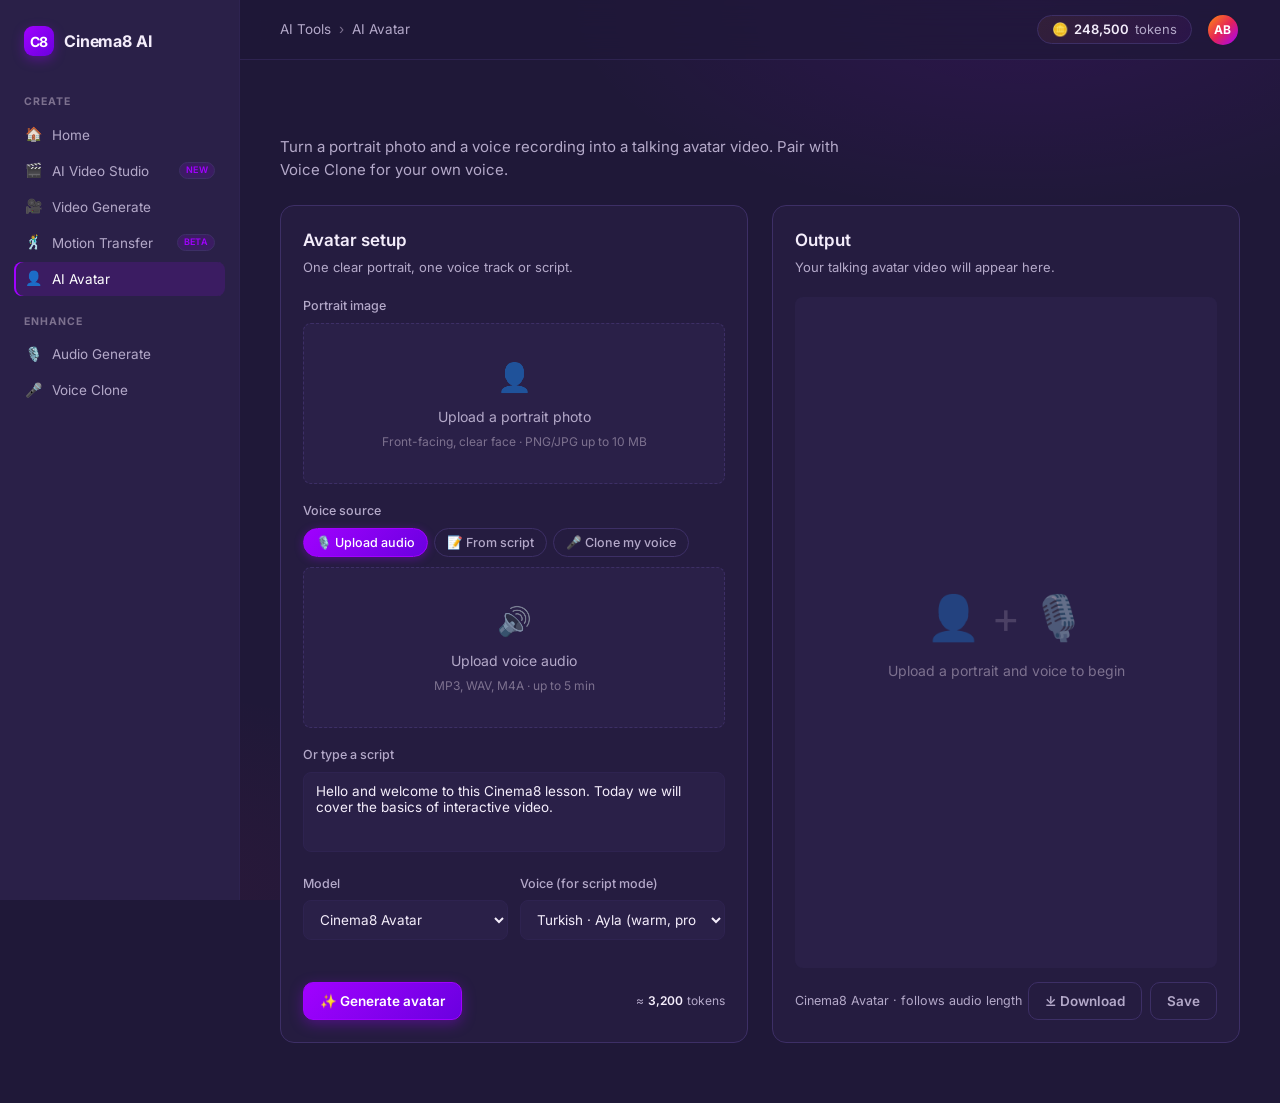
<file: pages/avatar.html>
<!DOCTYPE html>
<html lang="tr">
<head>
  <meta charset="UTF-8" />
  <meta name="viewport" content="width=device-width, initial-scale=1.0" />
  <title>AI Avatar · Cinema8 AI</title>
  <link rel="preconnect" href="https://fonts.googleapis.com">
  <link rel="preconnect" href="https://fonts.gstatic.com" crossorigin>
  <link href="https://fonts.googleapis.com/css2?family=Inter:wght@400;500;600;700&family=JetBrains+Mono:wght@500;600&display=swap" rel="stylesheet">
  <link rel="stylesheet" href="../assets/style.css" />
</head>
<body>
  <div class="app">
    <aside class="sidebar">
      <a href="../index.html" class="brand" style="cursor:pointer">
        <div class="brand-mark">C8</div>
        <span>Cinema8 AI</span>
      </a>
      <div class="nav-section">
        <div class="nav-label">Create</div>
        <a href="../index.html" class="nav-item"><span class="icon">🏠</span> Home</a>
        <a href="video-studio.html" class="nav-item"><span class="icon">🎬</span> AI Video Studio <span class="pill">NEW</span></a>
        <a href="text-to-video.html" class="nav-item"><span class="icon">🎥</span> Video Generate</a>
        <a href="motion-transfer.html" class="nav-item"><span class="icon">🕺</span> Motion Transfer <span class="pill">BETA</span></a>
        <a href="avatar.html" class="nav-item active"><span class="icon">👤</span> AI Avatar</a>
      </div>
      <div class="nav-section">
        <div class="nav-label">Enhance</div>
        <div class="nav-item"><span class="icon">🎙️</span> Audio Generate</div>
        <div class="nav-item"><span class="icon">🎤</span> Voice Clone</div>
      </div>
    </aside>

    <div class="main">
      <header class="topbar">
        <div class="breadcrumb">
          <a href="../index.html">AI Tools</a>
          <span class="sep">›</span>
          <span>AI Avatar</span>
        </div>
        <div class="top-actions">
          <div class="credits"><span>🪙</span> <strong>248,500</strong> tokens</div>
          <div class="avatar-chip">AB</div>
        </div>
      </header>

      <main class="content">
        <div class="hero" style="padding: 10px 0 24px; text-align:left;">
          <h1 style="font-size:24px; background:none; -webkit-background-clip: initial; color: var(--text);">AI Avatar</h1>
          <p style="margin:6px 0 0;">Turn a portrait photo and a voice recording into a talking avatar video. Pair with Voice Clone for your own voice.</p>
        </div>

        <div class="tool-page">
          <section class="panel">
            <h2>Avatar setup</h2>
            <p class="panel-sub">One clear portrait, one voice track or script.</p>

            <div class="field">
              <label>Portrait image</label>
              <div class="dropzone" data-demo="linear-gradient(135deg, #0ea5e9, #6366f1, #a101ff)">
                <div class="dz-icon">👤</div>
                <div>Upload a portrait photo</div>
                <div class="dz-hint">Front-facing, clear face · PNG/JPG up to 10 MB</div>
              </div>
            </div>

            <div class="field">
              <label>Voice source</label>
              <div class="mode-pills" style="margin-bottom:10px;">
                <button class="pill active">🎙️ Upload audio</button>
                <button class="pill">📝 From script</button>
                <button class="pill">🎤 Clone my voice</button>
              </div>
              <div class="dropzone" data-demo="linear-gradient(135deg, #f0a93b, #ec5555, #b83a8d)">
                <div class="dz-icon">🔊</div>
                <div>Upload voice audio</div>
                <div class="dz-hint">MP3, WAV, M4A · up to 5 min</div>
              </div>
            </div>

            <div class="field">
              <label>Or type a script</label>
              <textarea placeholder="Hello and welcome to this Cinema8 lesson. Today we will cover…">Hello and welcome to this Cinema8 lesson. Today we will cover the basics of interactive video.</textarea>
            </div>

            <div class="field-row">
              <div class="field">
                <label>Model</label>
                <select>
                  <option>Cinema8 Avatar</option>
                  <option>OmniHuman 1.5</option>
                </select>
              </div>
              <div class="field">
                <label>Voice (for script mode)</label>
                <select>
                  <option>Turkish · Ayla (warm, professional)</option>
                  <option>English · Noah (news anchor)</option>
                  <option>Clone — my voice</option>
                </select>
              </div>
            </div>

            <div class="actions-row">
              <button class="btn btn-primary" data-generate>✨ Generate avatar</button>
              <span class="cost-chip">≈ <strong>3,200</strong> tokens</span>
            </div>
          </section>

          <section class="panel output">
            <h2>Output</h2>
            <p class="panel-sub">Your talking avatar video will appear here.</p>

            <div class="output-stage">
              <div class="output-empty">
                <div class="icon">👤 + 🎙️</div>
                Upload a portrait and voice to begin
              </div>
              <div class="output-loading">
                Animating avatar lip-sync…
                <div class="bar"></div>
              </div>
              <div class="output-result">
                <div style="width:100%; height:100%; background: linear-gradient(135deg, #0ea5e9, #6366f1, #a101ff); display:flex; flex-direction:column; align-items:center; justify-content:center; color:white; gap:6px;">
                  <div style="font-size:48px;">🗣️</div>
                  <div style="font-weight:600;">Mock preview · Talking portrait</div>
                  <div style="font-size:11px; opacity:0.75;">00:22 · lip-sync on Turkish audio</div>
                </div>
              </div>
            </div>

            <div class="output-foot">
              <span>Cinema8 Avatar · follows audio length</span>
              <div style="display:flex; gap:8px;">
                <button class="btn btn-ghost">⤓ Download</button>
                <button class="btn btn-ghost">Save</button>
              </div>
            </div>
          </section>
        </div>
      </main>
    </div>
  </div>
  <script src="../assets/app.js"></script>
</body>
</html>
</file>
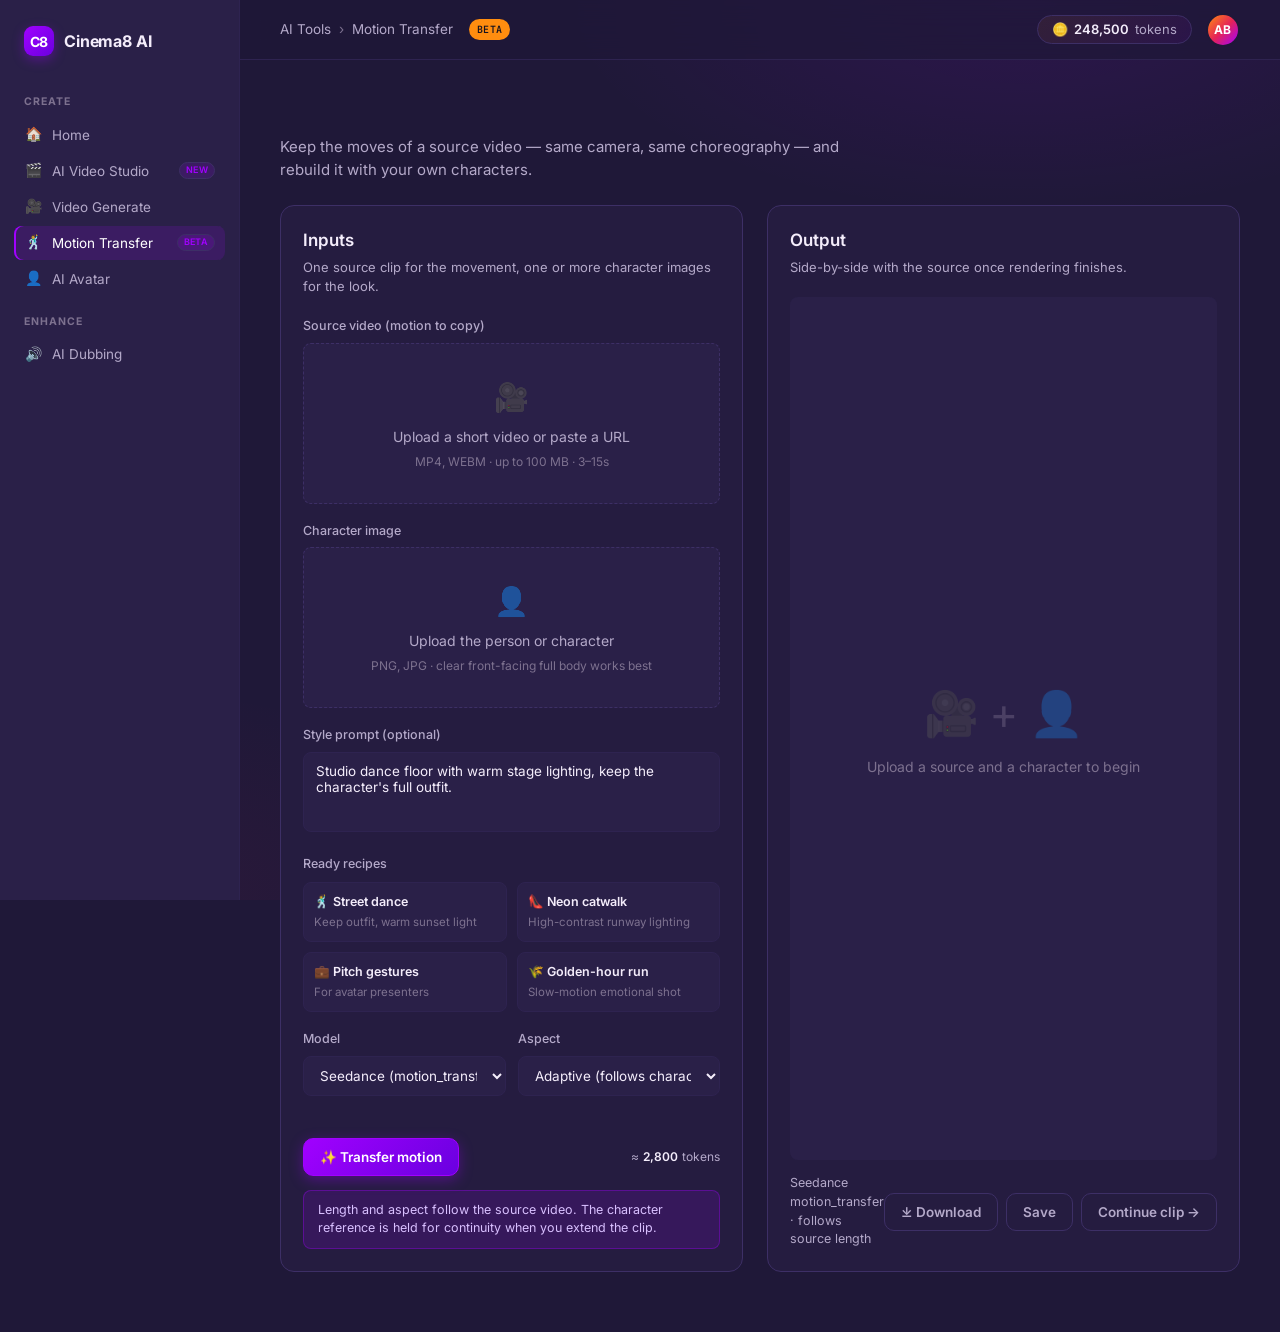
<file: pages/motion-transfer.html>
<!DOCTYPE html>
<html lang="tr">
<head>
  <meta charset="UTF-8" />
  <meta name="viewport" content="width=device-width, initial-scale=1.0" />
  <title>Motion Transfer · Cinema8 AI</title>
  <link rel="preconnect" href="https://fonts.googleapis.com">
  <link rel="preconnect" href="https://fonts.gstatic.com" crossorigin>
  <link href="https://fonts.googleapis.com/css2?family=Inter:wght@400;500;600;700&family=JetBrains+Mono:wght@500;600&display=swap" rel="stylesheet">
  <link rel="stylesheet" href="../assets/style.css" />
</head>
<body>
  <div class="app">
    <aside class="sidebar">
      <a href="../index.html" class="brand" style="cursor:pointer">
        <div class="brand-mark">C8</div>
        <span>Cinema8 AI</span>
      </a>
      <div class="nav-section">
        <div class="nav-label">Create</div>
        <a href="../index.html" class="nav-item"><span class="icon">🏠</span> Home</a>
        <a href="video-studio.html" class="nav-item"><span class="icon">🎬</span> AI Video Studio <span class="pill">NEW</span></a>
        <a href="text-to-video.html" class="nav-item"><span class="icon">🎥</span> Video Generate</a>
        <a href="motion-transfer.html" class="nav-item active"><span class="icon">🕺</span> Motion Transfer <span class="pill">BETA</span></a>
        <a href="avatar.html" class="nav-item"><span class="icon">👤</span> AI Avatar</a>
      </div>
      <div class="nav-section">
        <div class="nav-label">Enhance</div>
        <div class="nav-item"><span class="icon">🔊</span> AI Dubbing</div>
      </div>
    </aside>

    <div class="main">
      <header class="topbar">
        <div class="breadcrumb">
          <a href="../index.html">AI Tools</a>
          <span class="sep">›</span>
          <span>Motion Transfer</span>
          <span class="badge beta" style="margin-left:8px;">BETA</span>
        </div>
        <div class="top-actions">
          <div class="credits"><span>🪙</span> <strong>248,500</strong> tokens</div>
          <div class="avatar-chip">AB</div>
        </div>
      </header>

      <main class="content">
        <div class="hero" style="padding: 10px 0 24px; text-align:left;">
          <h1 style="font-size:24px; background:none; -webkit-background-clip: initial; color: var(--text);">Motion Transfer</h1>
          <p style="margin:6px 0 0;">Keep the moves of a source video — same camera, same choreography — and rebuild it with your own characters.</p>
        </div>

        <div class="tool-page">
          <section class="panel">
            <h2>Inputs</h2>
            <p class="panel-sub">One source clip for the movement, one or more character images for the look.</p>

            <div class="field">
              <label>Source video (motion to copy)</label>
              <div class="dropzone" data-demo="linear-gradient(135deg, #f59e0b, #ef4444, #b83a8d)">
                <div class="dz-icon">🎥</div>
                <div>Upload a short video or paste a URL</div>
                <div class="dz-hint">MP4, WEBM · up to 100 MB · 3–15s</div>
              </div>
            </div>

            <div class="field">
              <label>Character image</label>
              <div class="dropzone" data-demo="linear-gradient(135deg, #a101ff, #ec4899, #ff9a56)">
                <div class="dz-icon">👤</div>
                <div>Upload the person or character</div>
                <div class="dz-hint">PNG, JPG · clear front-facing full body works best</div>
              </div>
            </div>

            <div class="field">
              <label>Style prompt (optional)</label>
              <textarea data-prompt-target placeholder="Describe the scene or leave empty to keep the source as-is.">Studio dance floor with warm stage lighting, keep the character's full outfit.</textarea>
            </div>

            <div class="field">
              <label>Ready recipes</label>
              <div class="recipe-grid">
                <div class="recipe-card" data-prompt="Warm sunset street dance, cinematic look, keep the character outfit.">
                  <div class="r-title">🕺 Street dance</div>
                  <div class="r-sub">Keep outfit, warm sunset light</div>
                </div>
                <div class="recipe-card" data-prompt="Catwalk in a neon tunnel, confident stride, keep the character outfit.">
                  <div class="r-title">👠 Neon catwalk</div>
                  <div class="r-sub">High-contrast runway lighting</div>
                </div>
                <div class="recipe-card" data-prompt="Office presentation gestures, bright room, keep the character outfit.">
                  <div class="r-title">💼 Pitch gestures</div>
                  <div class="r-sub">For avatar presenters</div>
                </div>
                <div class="recipe-card" data-prompt="Dreamy slow motion run through a field at golden hour, keep the character outfit.">
                  <div class="r-title">🌾 Golden-hour run</div>
                  <div class="r-sub">Slow-motion emotional shot</div>
                </div>
              </div>
            </div>

            <div class="field-row">
              <div class="field">
                <label>Model</label>
                <select>
                  <option>Seedance (motion_transfer)</option>
                  <option>Kling 4 Omni</option>
                </select>
              </div>
              <div class="field">
                <label>Aspect</label>
                <select>
                  <option>Adaptive (follows character)</option>
                  <option>16:9</option>
                  <option>9:16</option>
                </select>
              </div>
            </div>

            <div class="actions-row">
              <button class="btn btn-primary" data-generate>✨ Transfer motion</button>
              <span class="cost-chip">≈ <strong>2,800</strong> tokens</span>
            </div>

            <div class="note">
              Length and aspect follow the source video. The character reference is held for continuity when you extend the clip.
            </div>
          </section>

          <section class="panel output">
            <h2>Output</h2>
            <p class="panel-sub">Side-by-side with the source once rendering finishes.</p>

            <div class="output-stage">
              <div class="output-empty">
                <div class="icon">🎥 + 👤</div>
                Upload a source and a character to begin
              </div>
              <div class="output-loading">
                Transferring motion…
                <div class="bar"></div>
              </div>
              <div class="output-result">
                <div style="width:100%; height:100%; display:grid; grid-template-columns:1fr 1fr; gap:4px;">
                  <div style="background: linear-gradient(135deg, #f59e0b, #ef4444, #b83a8d); display:flex; align-items:center; justify-content:center; color:white; font-weight:600; font-size:12px;">SOURCE</div>
                  <div style="background: linear-gradient(135deg, #a101ff, #ec4899, #ff9a56); display:flex; align-items:center; justify-content:center; color:white; font-weight:600; font-size:12px;">RESULT</div>
                </div>
              </div>
            </div>

            <div class="output-foot">
              <span>Seedance motion_transfer · follows source length</span>
              <div style="display:flex; gap:8px;">
                <button class="btn btn-ghost">⤓ Download</button>
                <button class="btn btn-ghost">Save</button>
                <button class="btn btn-ghost">Continue clip →</button>
              </div>
            </div>
          </section>
        </div>
      </main>
    </div>
  </div>
  <script src="../assets/app.js"></script>
</body>
</html>
</file>
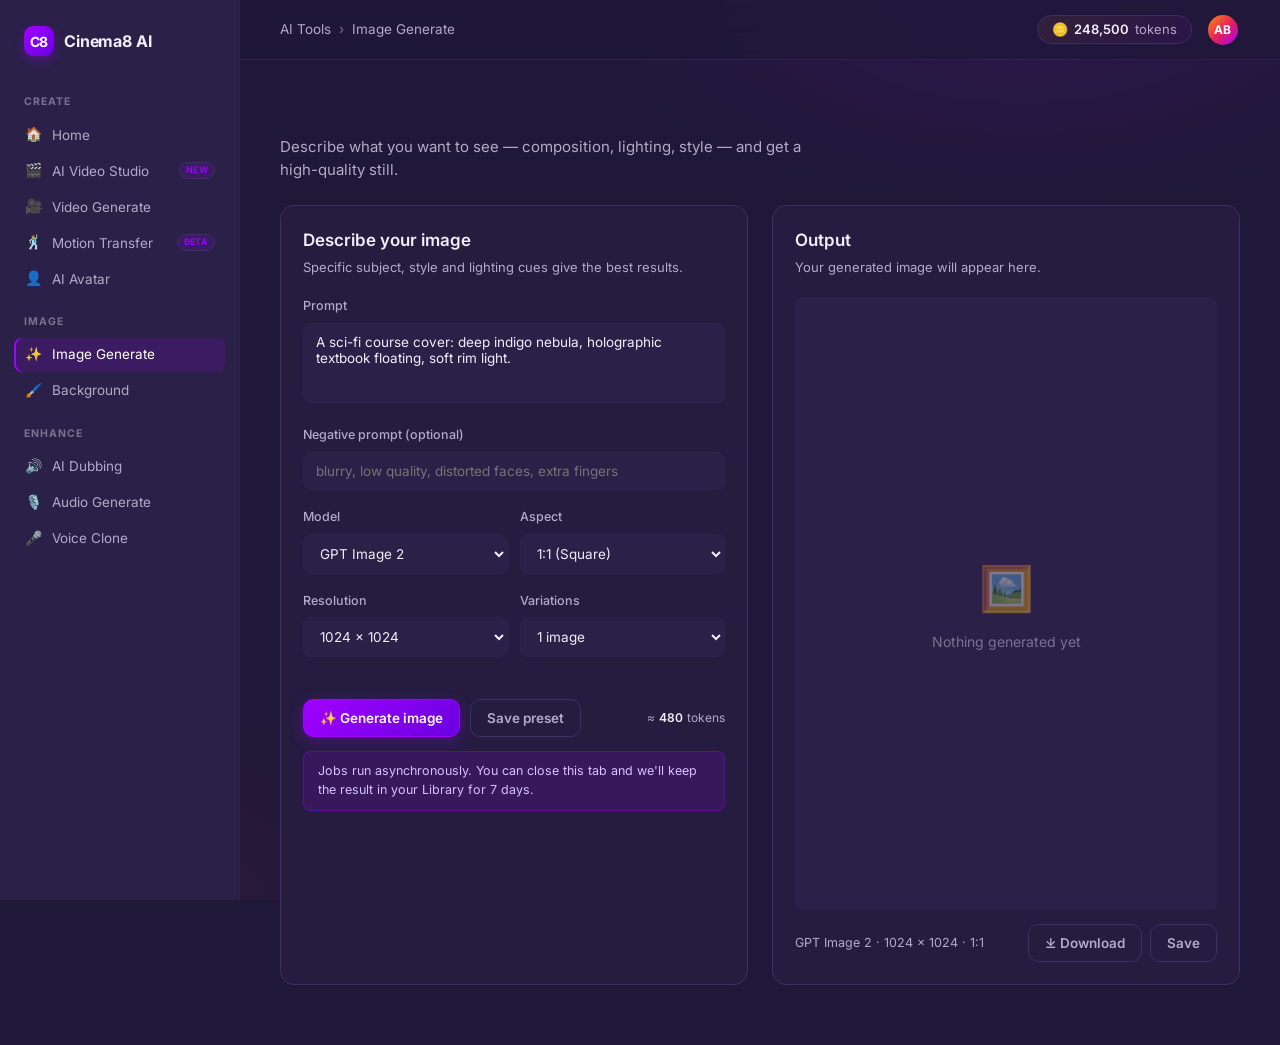
<file: pages/text-to-image.html>
<!DOCTYPE html>
<html lang="tr">
<head>
  <meta charset="UTF-8" />
  <meta name="viewport" content="width=device-width, initial-scale=1.0" />
  <title>Image Generate · Cinema8 AI</title>
  <link rel="preconnect" href="https://fonts.googleapis.com">
  <link rel="preconnect" href="https://fonts.gstatic.com" crossorigin>
  <link href="https://fonts.googleapis.com/css2?family=Inter:wght@400;500;600;700&family=JetBrains+Mono:wght@500;600&display=swap" rel="stylesheet">
  <link rel="stylesheet" href="../assets/style.css" />
</head>
<body>
  <div class="app">
    <aside class="sidebar">
      <a href="../index.html" class="brand" style="cursor:pointer">
        <div class="brand-mark">C8</div>
        <span>Cinema8 AI</span>
      </a>
      <div class="nav-section">
        <div class="nav-label">Create</div>
        <a href="../index.html" class="nav-item"><span class="icon">🏠</span> Home</a>
        <a href="video-studio.html" class="nav-item"><span class="icon">🎬</span> AI Video Studio <span class="pill">NEW</span></a>
        <a href="text-to-video.html" class="nav-item"><span class="icon">🎥</span> Video Generate</a>
        <a href="motion-transfer.html" class="nav-item"><span class="icon">🕺</span> Motion Transfer <span class="pill">BETA</span></a>
        <a href="avatar.html" class="nav-item"><span class="icon">👤</span> AI Avatar</a>
      </div>
      <div class="nav-section">
        <div class="nav-label">Image</div>
        <a href="text-to-image.html" class="nav-item active"><span class="icon">✨</span> Image Generate</a>
        <div class="nav-item"><span class="icon">🖌️</span> Background</div>
      </div>
      <div class="nav-section">
        <div class="nav-label">Enhance</div>
        <div class="nav-item"><span class="icon">🔊</span> AI Dubbing</div>
        <div class="nav-item"><span class="icon">🎙️</span> Audio Generate</div>
        <div class="nav-item"><span class="icon">🎤</span> Voice Clone</div>
      </div>
    </aside>

    <div class="main">
      <header class="topbar">
        <div class="breadcrumb">
          <a href="../index.html">AI Tools</a>
          <span class="sep">›</span>
          <span>Image Generate</span>
        </div>
        <div class="top-actions">
          <div class="credits"><span>🪙</span> <strong>248,500</strong> tokens</div>
          <div class="avatar-chip">AB</div>
        </div>
      </header>

      <main class="content">
        <div class="hero" style="padding: 10px 0 24px; text-align:left;">
          <h1 style="font-size:24px; background:none; -webkit-background-clip: initial; color: var(--text);">Image Generate</h1>
          <p style="margin:6px 0 0;">Describe what you want to see — composition, lighting, style — and get a high-quality still.</p>
        </div>

        <div class="tool-page">
          <!-- Left: composer -->
          <section class="panel">
            <h2>Describe your image</h2>
            <p class="panel-sub">Specific subject, style and lighting cues give the best results.</p>

            <div class="field">
              <label>Prompt</label>
              <textarea placeholder="A sci-fi course cover: deep indigo nebula, holographic textbook floating, soft rim light.">A sci-fi course cover: deep indigo nebula, holographic textbook floating, soft rim light.</textarea>
            </div>

            <div class="field">
              <label>Negative prompt (optional)</label>
              <input type="text" placeholder="blurry, low quality, distorted faces, extra fingers" />
            </div>

            <div class="field-row">
              <div class="field">
                <label>Model</label>
                <select>
                  <option>GPT Image 2</option>
                  <option>Flux 1.1 Pro</option>
                  <option>Imagen 3</option>
                  <option>Stable Diffusion 3.5</option>
                </select>
              </div>
              <div class="field">
                <label>Aspect</label>
                <select>
                  <option>1:1 (Square)</option>
                  <option>16:9 (Widescreen)</option>
                  <option>9:16 (Vertical)</option>
                  <option>4:3</option>
                  <option>3:4</option>
                </select>
              </div>
            </div>

            <div class="field-row">
              <div class="field">
                <label>Resolution</label>
                <select>
                  <option>1024 × 1024</option>
                  <option>2048 × 2048</option>
                  <option>1792 × 1024</option>
                  <option>1024 × 1792</option>
                </select>
              </div>
              <div class="field">
                <label>Variations</label>
                <select>
                  <option>1 image</option>
                  <option>2 images</option>
                  <option>4 images</option>
                </select>
              </div>
            </div>

            <div class="actions-row">
              <button class="btn btn-primary" data-generate>✨ Generate image</button>
              <button class="btn btn-ghost">Save preset</button>
              <span class="cost-chip">≈ <strong>480</strong> tokens</span>
            </div>

            <div class="note">
              Jobs run asynchronously. You can close this tab and we'll keep the result in your Library for 7 days.
            </div>
          </section>

          <!-- Right: output -->
          <section class="panel output">
            <h2>Output</h2>
            <p class="panel-sub">Your generated image will appear here.</p>

            <div class="output-stage">
              <div class="output-empty">
                <div class="icon">🖼️</div>
                Nothing generated yet
              </div>
              <div class="output-loading">
                Generating your image…
                <div class="bar"></div>
              </div>
              <div class="output-result">
                <div style="width:100%; height:100%; background: linear-gradient(135deg, #1900FA 0%, #6a00e0 45%, #A101FF 100%); display:flex; align-items:center; justify-content:center; color:white; font-weight:600;">
                  Mock image preview · Sci-fi nebula cover
                </div>
              </div>
            </div>

            <div class="output-foot">
              <span>GPT Image 2 · 1024 × 1024 · 1:1</span>
              <div style="display:flex; gap:8px;">
                <button class="btn btn-ghost">⤓ Download</button>
                <button class="btn btn-ghost">Save</button>
              </div>
            </div>
          </section>
        </div>
      </main>
    </div>
  </div>
  <script src="../assets/app.js"></script>
</body>
</html>
</file>
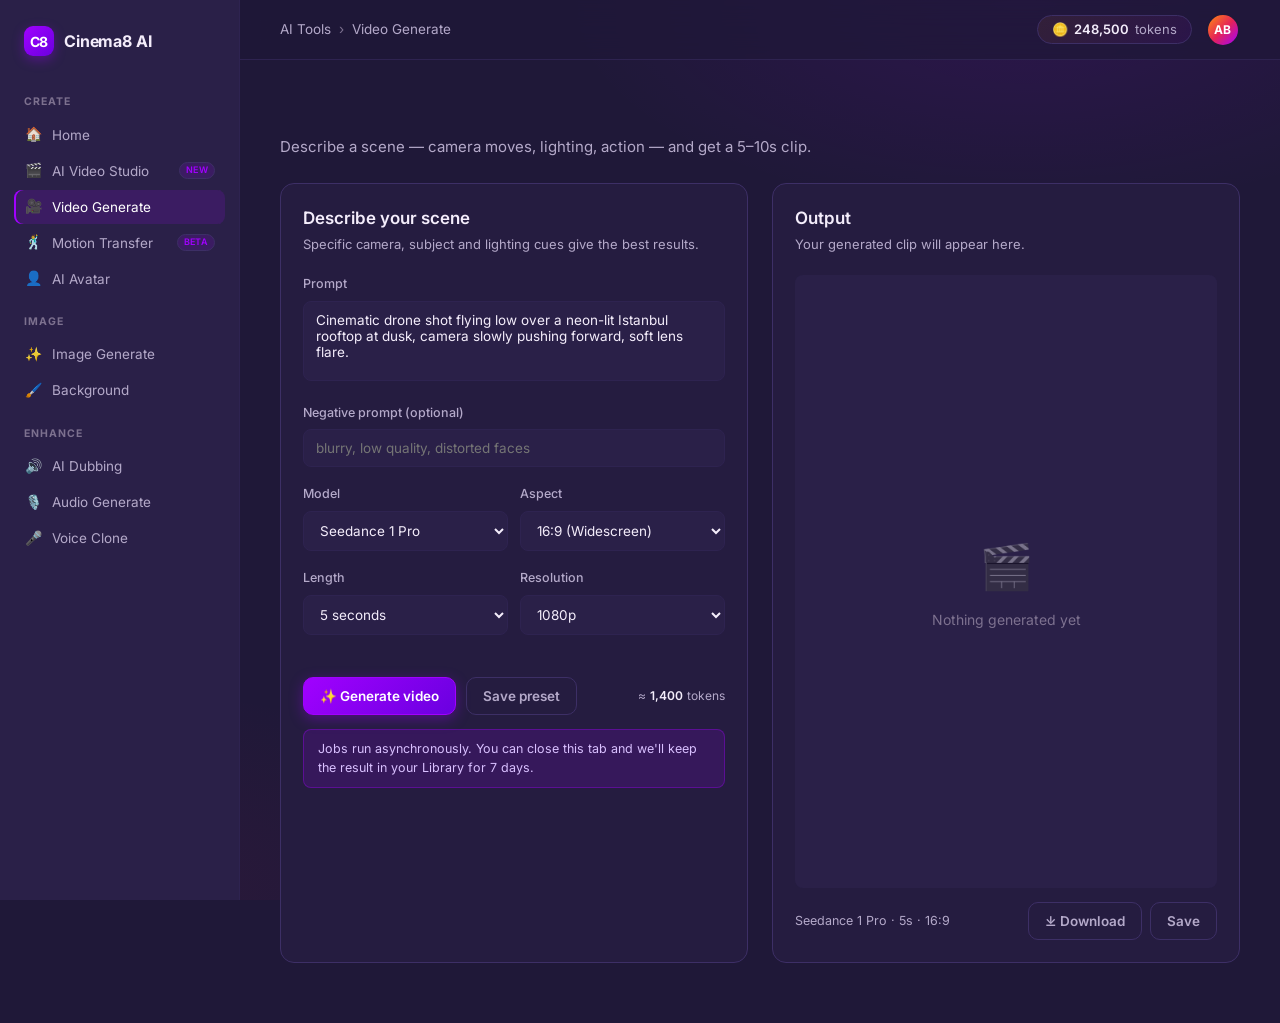
<file: pages/text-to-video.html>
<!DOCTYPE html>
<html lang="tr">
<head>
  <meta charset="UTF-8" />
  <meta name="viewport" content="width=device-width, initial-scale=1.0" />
  <title>Video Generate · Cinema8 AI</title>
  <link rel="preconnect" href="https://fonts.googleapis.com">
  <link rel="preconnect" href="https://fonts.gstatic.com" crossorigin>
  <link href="https://fonts.googleapis.com/css2?family=Inter:wght@400;500;600;700&family=JetBrains+Mono:wght@500;600&display=swap" rel="stylesheet">
  <link rel="stylesheet" href="../assets/style.css" />
</head>
<body>
  <div class="app">
    <aside class="sidebar">
      <a href="../index.html" class="brand" style="cursor:pointer">
        <div class="brand-mark">C8</div>
        <span>Cinema8 AI</span>
      </a>
      <div class="nav-section">
        <div class="nav-label">Create</div>
        <a href="../index.html" class="nav-item"><span class="icon">🏠</span> Home</a>
        <a href="video-studio.html" class="nav-item"><span class="icon">🎬</span> AI Video Studio <span class="pill">NEW</span></a>
        <a href="text-to-video.html" class="nav-item active"><span class="icon">🎥</span> Video Generate</a>
        <a href="motion-transfer.html" class="nav-item"><span class="icon">🕺</span> Motion Transfer <span class="pill">BETA</span></a>
        <a href="avatar.html" class="nav-item"><span class="icon">👤</span> AI Avatar</a>
      </div>
      <div class="nav-section">
        <div class="nav-label">Image</div>
        <div class="nav-item"><span class="icon">✨</span> Image Generate</div>
        <div class="nav-item"><span class="icon">🖌️</span> Background</div>
      </div>
      <div class="nav-section">
        <div class="nav-label">Enhance</div>
        <div class="nav-item"><span class="icon">🔊</span> AI Dubbing</div>
        <div class="nav-item"><span class="icon">🎙️</span> Audio Generate</div>
        <div class="nav-item"><span class="icon">🎤</span> Voice Clone</div>
      </div>
    </aside>

    <div class="main">
      <header class="topbar">
        <div class="breadcrumb">
          <a href="../index.html">AI Tools</a>
          <span class="sep">›</span>
          <span>Video Generate</span>
        </div>
        <div class="top-actions">
          <div class="credits"><span>🪙</span> <strong>248,500</strong> tokens</div>
          <div class="avatar-chip">AB</div>
        </div>
      </header>

      <main class="content">
        <div class="hero" style="padding: 10px 0 24px; text-align:left;">
          <h1 style="font-size:24px; background:none; -webkit-background-clip: initial; color: var(--text);">Video Generate</h1>
          <p style="margin:6px 0 0;">Describe a scene — camera moves, lighting, action — and get a 5–10s clip.</p>
        </div>

        <div class="tool-page">
          <!-- Left: composer -->
          <section class="panel">
            <h2>Describe your scene</h2>
            <p class="panel-sub">Specific camera, subject and lighting cues give the best results.</p>

            <div class="field">
              <label>Prompt</label>
              <textarea placeholder="Cinematic drone shot flying low over a neon-lit Istanbul rooftop at dusk, camera slowly pushing forward, soft lens flare…">Cinematic drone shot flying low over a neon-lit Istanbul rooftop at dusk, camera slowly pushing forward, soft lens flare.</textarea>
            </div>

            <div class="field">
              <label>Negative prompt (optional)</label>
              <input type="text" placeholder="blurry, low quality, distorted faces" />
            </div>

            <div class="field-row">
              <div class="field">
                <label>Model</label>
                <select>
                  <option>Seedance 1 Pro</option>
                  <option>Veo 3</option>
                  <option>Luma Ray 3.2</option>
                  <option>Kling 2.5</option>
                </select>
              </div>
              <div class="field">
                <label>Aspect</label>
                <select>
                  <option>16:9 (Widescreen)</option>
                  <option>9:16 (Vertical)</option>
                  <option>1:1 (Square)</option>
                  <option>4:3</option>
                </select>
              </div>
            </div>

            <div class="field-row">
              <div class="field">
                <label>Length</label>
                <select>
                  <option>5 seconds</option>
                  <option>8 seconds</option>
                  <option>10 seconds</option>
                </select>
              </div>
              <div class="field">
                <label>Resolution</label>
                <select>
                  <option>1080p</option>
                  <option>720p</option>
                  <option>480p</option>
                </select>
              </div>
            </div>

            <div class="actions-row">
              <button class="btn btn-primary" data-generate>✨ Generate video</button>
              <button class="btn btn-ghost">Save preset</button>
              <span class="cost-chip">≈ <strong>1,400</strong> tokens</span>
            </div>

            <div class="note">
              Jobs run asynchronously. You can close this tab and we'll keep the result in your Library for 7 days.
            </div>
          </section>

          <!-- Right: output -->
          <section class="panel output">
            <h2>Output</h2>
            <p class="panel-sub">Your generated clip will appear here.</p>

            <div class="output-stage">
              <div class="output-empty">
                <div class="icon">🎬</div>
                Nothing generated yet
              </div>
              <div class="output-loading">
                Generating your clip…
                <div class="bar"></div>
              </div>
              <div class="output-result">
                <!-- Mock gradient result, no external asset -->
                <div style="width:100%; height:100%; background: linear-gradient(135deg, #ff6b6b, #c71585, #4a0080); display:flex; align-items:center; justify-content:center; color:white; font-weight:600;">
                  Mock video preview · Neon rooftop drone
                </div>
              </div>
            </div>

            <div class="output-foot">
              <span>Seedance 1 Pro · 5s · 16:9</span>
              <div style="display:flex; gap:8px;">
                <button class="btn btn-ghost">⤓ Download</button>
                <button class="btn btn-ghost">Save</button>
              </div>
            </div>
          </section>
        </div>
      </main>
    </div>
  </div>
  <script src="../assets/app.js"></script>
</body>
</html>
</file>
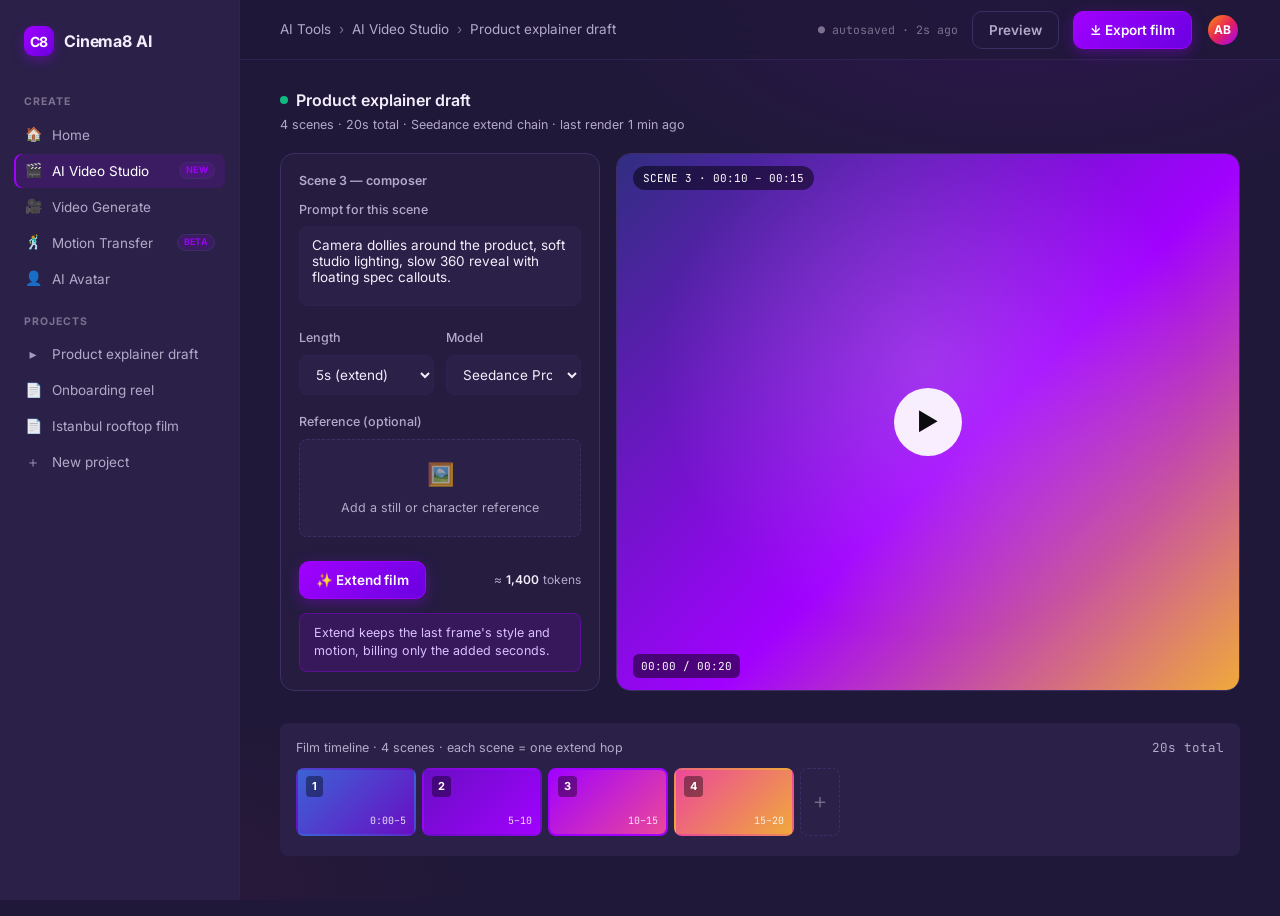
<file: pages/video-studio.html>
<!DOCTYPE html>
<html lang="tr">
<head>
  <meta charset="UTF-8" />
  <meta name="viewport" content="width=device-width, initial-scale=1.0" />
  <title>AI Video Studio · Cinema8 AI</title>
  <link rel="preconnect" href="https://fonts.googleapis.com">
  <link rel="preconnect" href="https://fonts.gstatic.com" crossorigin>
  <link href="https://fonts.googleapis.com/css2?family=Inter:wght@400;500;600;700&family=JetBrains+Mono:wght@500;600&display=swap" rel="stylesheet">
  <link rel="stylesheet" href="../assets/style.css" />
  <style>
    /* Studio uses own full-height dark layout — no scrollable content below the stage. */
    .studio-wrap { display: grid; grid-template-rows: 1fr auto; gap: 16px; }
    .studio-stage {
      display: grid; grid-template-columns: 320px 1fr; gap: 16px;
      min-height: 480px;
    }
    .studio-side { background: var(--panel); border: 1px solid var(--border); border-radius: var(--radius); padding: 18px; overflow-y: auto; }
    .studio-canvas {
      background: #050508;
      border: 1px solid var(--border);
      border-radius: var(--radius);
      display: grid; place-items: center;
      position: relative;
      overflow: hidden;
    }
    .studio-canvas .placeholder {
      color: var(--text-faint);
      text-align: center;
    }
    .studio-canvas .preview-art {
      position: absolute; inset: 0;
      background: linear-gradient(135deg, #312e81, #a101ff 55%, #f0a93b);
    }
    .studio-canvas .preview-art::after {
      content: ''; position: absolute; inset: 0;
      background: radial-gradient(circle at 50% 40%, rgba(255,255,255,0.18), transparent 60%);
    }
    .studio-canvas .play-btn {
      position: absolute;
      width: 68px; height: 68px;
      border-radius: 50%;
      background: rgba(255, 255, 255, 0.92);
      color: #0b0b10;
      display: grid; place-items: center;
      font-size: 24px;
      border: none; cursor: pointer;
    }
    .project-title {
      font-size: 16px; font-weight: 600;
      display: flex; align-items: center; gap: 8px;
      margin-bottom: 4px;
    }
    .project-title .dot { width: 8px; height: 8px; border-radius: 50%; background: #10b981; }
    .project-meta { color: var(--text-dim); font-size: 12.5px; margin-bottom: 18px; }
    .saved-chip { color: var(--text-faint); font-size: 11.5px; font-family: 'JetBrains Mono', monospace; }
  </style>
</head>
<body>
  <div class="app">
    <aside class="sidebar">
      <a href="../index.html" class="brand" style="cursor:pointer">
        <div class="brand-mark">C8</div>
        <span>Cinema8 AI</span>
      </a>
      <div class="nav-section">
        <div class="nav-label">Create</div>
        <a href="../index.html" class="nav-item"><span class="icon">🏠</span> Home</a>
        <a href="video-studio.html" class="nav-item active"><span class="icon">🎬</span> AI Video Studio <span class="pill">NEW</span></a>
        <a href="text-to-video.html" class="nav-item"><span class="icon">🎥</span> Video Generate</a>
        <a href="motion-transfer.html" class="nav-item"><span class="icon">🕺</span> Motion Transfer <span class="pill">BETA</span></a>
        <a href="avatar.html" class="nav-item"><span class="icon">👤</span> AI Avatar</a>
      </div>
      <div class="nav-section">
        <div class="nav-label">Projects</div>
        <div class="nav-item active-light"><span class="icon">▸</span> Product explainer draft</div>
        <div class="nav-item"><span class="icon">📄</span> Onboarding reel</div>
        <div class="nav-item"><span class="icon">📄</span> Istanbul rooftop film</div>
        <div class="nav-item"><span class="icon">＋</span> New project</div>
      </div>
    </aside>

    <div class="main">
      <header class="topbar">
        <div class="breadcrumb">
          <a href="../index.html">AI Tools</a>
          <span class="sep">›</span>
          <a href="video-studio.html">AI Video Studio</a>
          <span class="sep">›</span>
          <span>Product explainer draft</span>
        </div>
        <div class="top-actions">
          <span class="saved-chip">● autosaved · 2s ago</span>
          <button class="btn btn-ghost">Preview</button>
          <button class="btn btn-primary">⤓ Export film</button>
          <div class="avatar-chip">AB</div>
        </div>
      </header>

      <main class="content">
        <div class="project-title"><span class="dot"></span> Product explainer draft</div>
        <div class="project-meta">4 scenes · 20s total · Seedance extend chain · last render 1 min ago</div>

        <div class="studio-wrap">
          <!-- Stage: left composer + right canvas -->
          <div class="studio-stage">
            <aside class="studio-side">
              <div style="font-size:12.5px; font-weight:600; color: var(--text-dim); margin-bottom:10px;">Scene 3 — composer</div>

              <div class="field">
                <label>Prompt for this scene</label>
                <textarea placeholder="…">Camera dollies around the product, soft studio lighting, slow 360 reveal with floating spec callouts.</textarea>
              </div>

              <div class="field-row">
                <div class="field">
                  <label>Length</label>
                  <select>
                    <option>5s (extend)</option>
                    <option>8s</option>
                    <option>10s</option>
                  </select>
                </div>
                <div class="field">
                  <label>Model</label>
                  <select>
                    <option>Seedance Pro</option>
                    <option>Veo 3</option>
                    <option>Luma Ray 3.2</option>
                  </select>
                </div>
              </div>

              <div class="field">
                <label>Reference (optional)</label>
                <div class="dropzone" data-demo="linear-gradient(135deg, #10b981, #0891b2, #6d28d9)" style="padding:18px 12px;">
                  <div class="dz-icon" style="font-size:22px;">🖼️</div>
                  <div style="font-size:12.5px;">Add a still or character reference</div>
                </div>
              </div>

              <div class="actions-row">
                <button class="btn btn-primary" data-generate>✨ Extend film</button>
                <span class="cost-chip">≈ <strong>1,400</strong> tokens</span>
              </div>

              <div class="note">
                Extend keeps the last frame's style and motion, billing only the added seconds.
              </div>
            </aside>

            <section class="studio-canvas">
              <div class="preview-art"></div>
              <button class="play-btn">▶</button>
              <div style="position:absolute; bottom:12px; left:16px; color:white; font-family:'JetBrains Mono',monospace; font-size:11px; background:rgba(0,0,0,0.5); padding:4px 8px; border-radius:6px;">
                00:00 / 00:20
              </div>
              <div style="position:absolute; top:12px; left:16px; color:white; font-size:11px; background:rgba(0,0,0,0.5); padding:4px 10px; border-radius:999px; font-family:'JetBrains Mono',monospace;">
                SCENE 3 · 00:10 – 00:15
              </div>
            </section>
          </div>

          <!-- Timeline: scenes with a + at the end -->
          <div class="timeline">
            <div class="timeline-head">
              <span>Film timeline · 4 scenes · each scene = one extend hop</span>
              <span style="font-family:'JetBrains Mono',monospace;">20s total</span>
            </div>
            <div class="timeline-track">
              <div class="scene-chip" style="background: linear-gradient(135deg, #3b63d4, #6a0ec4);">
                <span class="idx">1</span><span class="dur">0:00–5</span>
              </div>
              <div class="scene-chip" style="background: linear-gradient(135deg, #6a0ec4, #a101ff);">
                <span class="idx">2</span><span class="dur">5–10</span>
              </div>
              <div class="scene-chip active" style="background: linear-gradient(135deg, #a101ff, #ec4899);">
                <span class="idx">3</span><span class="dur">10–15</span>
              </div>
              <div class="scene-chip" style="background: linear-gradient(135deg, #ec4899, #f0a93b);">
                <span class="idx">4</span><span class="dur">15–20</span>
              </div>
              <button class="scene-add" title="Extend film">＋</button>
            </div>
          </div>
        </div>
      </main>
    </div>
  </div>
  <script src="../assets/app.js"></script>
</body>
</html>
</file>
<file: assets/style.css>
/* Cinema8 AI demo — Dreamina-inspired dark shell with #A101FF brand accent. */

:root {
  /* Cinema8 brand (from cinema8.com) */
  --brand: #A101FF;
  --brand-hover: #8f00e3;
  --brand-deep: #6a00e0;
  --brand-soft: rgba(161, 1, 255, 0.14);
  --brand-glow: rgba(161, 1, 255, 0.35);

  /* Accents sampled from cinema8.com */
  --accent-orange: #FF8D0F;
  --accent-pink: #E52357;
  --accent-yellow: #FAB758;
  --accent-lime: #E4FF78;

  /* Dark surfaces — lifted from near-black into a clearly PURPLE tone
     (c8 kimliği hissedilsin, "siyah" hissi gitsin) */
  --bg: #1f1838;
  --bg-elev: #2a2048;
  --bg-elev-2: #352858;
  --panel: #251c40;
  --border: #3d2f66;
  --border-soft: #2e2350;

  --text: #f4edfb;
  --text-dim: #b4a9c9;
  --text-faint: #7d718f;

  --radius: 14px;
  --radius-sm: 10px;
  --radius-xs: 8px;

  --shadow-card: 0 10px 28px rgba(0, 0, 0, 0.45);
  --shadow-hover: 0 18px 50px rgba(161, 1, 255, 0.28);

  --sidebar-w: 240px;
  --header-h: 60px;
}

* { box-sizing: border-box; }

html, body {
  margin: 0;
  background: var(--bg);
  color: var(--text);
  font-family: 'Inter', system-ui, -apple-system, 'Segoe UI', sans-serif;
  font-size: 14px;
  line-height: 1.5;
  -webkit-font-smoothing: antialiased;
}

body {
  background:
    radial-gradient(ellipse 60% 40% at 80% 0%, rgba(161, 1, 255, 0.10), transparent 60%),
    radial-gradient(ellipse 50% 40% at 10% 100%, rgba(229, 35, 87, 0.06), transparent 60%),
    var(--bg);
  background-attachment: fixed;
  min-height: 100vh;
}

a { color: inherit; text-decoration: none; }
button { font-family: inherit; }

/* ---------- Layout ---------- */

.app {
  display: grid;
  grid-template-columns: var(--sidebar-w) 1fr;
  min-height: 100vh;
}

.sidebar {
  background: var(--bg-elev);
  border-right: 1px solid var(--border-soft);
  padding: 20px 14px;
  position: sticky;
  top: 0;
  height: 100vh;
  overflow-y: auto;
}

.main {
  display: flex;
  flex-direction: column;
  min-width: 0;
}

.topbar {
  height: var(--header-h);
  display: flex;
  align-items: center;
  justify-content: space-between;
  padding: 0 40px;
  border-bottom: 1px solid var(--border-soft);
  background: rgba(31, 24, 56, 0.72);
  backdrop-filter: blur(14px);
  -webkit-backdrop-filter: blur(14px);
  position: sticky;
  top: 0;
  z-index: 10;
}

.content {
  padding: 28px 40px 60px;
  flex: 1;
  width: 100%;
  min-width: 0;
}

/* ---------- Sidebar ---------- */

.brand {
  display: flex;
  align-items: center;
  gap: 10px;
  padding: 6px 10px 20px;
  font-weight: 700;
  font-size: 16px;
  letter-spacing: -0.01em;
}

.brand-mark {
  width: 30px; height: 30px; border-radius: 9px;
  background: linear-gradient(135deg, var(--brand) 0%, var(--brand-deep) 100%);
  display: grid; place-items: center;
  font-size: 14px; font-weight: 700;
  color: white;
  box-shadow: 0 4px 12px var(--brand-glow);
  letter-spacing: -0.02em;
}

.nav-section {
  margin-top: 18px;
}

.nav-label {
  text-transform: uppercase;
  font-size: 10.5px;
  letter-spacing: 0.1em;
  color: var(--text-faint);
  padding: 0 10px;
  margin-bottom: 8px;
  font-weight: 700;
}

.nav-item {
  display: flex;
  align-items: center;
  gap: 10px;
  padding: 8px 10px;
  border-radius: var(--radius-xs);
  color: var(--text-dim);
  font-size: 13.5px;
  cursor: pointer;
  transition: background 0.12s, color 0.12s;
  margin-bottom: 2px;
  line-height: 1.2;
}

.nav-item:hover { background: var(--bg-elev-2); color: var(--text); }
.nav-item.active {
  background: var(--brand-soft);
  color: white;
  box-shadow: inset 2px 0 0 var(--brand);
}
.nav-item .icon {
  width: 18px; height: 18px;
  display: inline-flex; align-items: center; justify-content: center;
  font-size: 14px;
  flex-shrink: 0;
  opacity: 0.9;
}
.nav-item .pill {
  margin-left: auto;
  font-size: 9px;
  font-weight: 600;
  color: var(--brand);
  background: var(--brand-soft);
  padding: 2px 6px;
  border-radius: 999px;
  letter-spacing: 0.04em;
}

/* ---------- Topbar ---------- */

.top-actions { display: flex; align-items: center; gap: 14px; }

.credits {
  display: inline-flex;
  align-items: center;
  gap: 6px;
  font-size: 13px;
  color: var(--text-dim);
  padding: 7px 14px;
  background: linear-gradient(135deg, rgba(255,141,15,0.08), rgba(161,1,255,0.08));
  border: 1px solid var(--border);
  border-radius: 999px;
  line-height: 1;
}

.credits strong { color: var(--text); font-weight: 600; }

.avatar-chip {
  width: 34px; height: 34px; border-radius: 50%;
  background: linear-gradient(135deg, var(--accent-orange), var(--accent-pink), var(--brand));
  display: grid; place-items: center;
  font-weight: 700; color: white; font-size: 12px;
  letter-spacing: 0.02em;
  border: 2px solid var(--bg);
}

.breadcrumb {
  display: flex; align-items: center; gap: 8px;
  color: var(--text-dim); font-size: 13.5px;
}
.breadcrumb a:hover { color: var(--text); }
.breadcrumb .sep { color: var(--text-faint); }

/* ---------- Hero composer (home) ---------- */

.hero {
  text-align: center;
  padding: 44px 0 32px;
  position: relative;
}
.hero::before {
  content: '';
  position: absolute;
  top: -40px; left: 50%; transform: translateX(-50%);
  width: 640px; height: 320px;
  background: radial-gradient(ellipse at center, rgba(161, 1, 255, 0.18), transparent 60%);
  pointer-events: none;
  z-index: -1;
}

.hero h1 {
  font-size: 38px;
  font-weight: 700;
  letter-spacing: -0.025em;
  line-height: 1.1;
  margin: 0 0 12px;
  /* Fallback solid colour first, in case a browser drops background-clip */
  color: var(--text);
  background: linear-gradient(90deg, #fff 0%, #d49bff 55%, #A101FF 100%);
  -webkit-background-clip: text;
  background-clip: text;
  -webkit-text-fill-color: transparent;
}

.hero p {
  color: var(--text-dim);
  max-width: 560px;
  margin: 0 auto;
  font-size: 15px;
}

.composer {
  max-width: 860px;
  margin: 28px auto 0;
  background: var(--panel);
  border: 1px solid var(--border);
  border-radius: 18px;
  padding: 16px;
  box-shadow: var(--shadow-card), inset 0 1px 0 rgba(255, 255, 255, 0.03);
  position: relative;
}
.composer::before {
  content: '';
  position: absolute;
  inset: -1px;
  border-radius: 19px;
  padding: 1px;
  background: linear-gradient(135deg, rgba(161, 1, 255, 0.4), rgba(255, 141, 15, 0.15) 50%, transparent 80%);
  -webkit-mask: linear-gradient(#fff 0 0) content-box, linear-gradient(#fff 0 0);
  -webkit-mask-composite: xor;
          mask-composite: exclude;
  pointer-events: none;
}

.mode-pills {
  display: flex;
  gap: 6px;
  margin-bottom: 10px;
  flex-wrap: wrap;
}

.pill {
  display: inline-flex; align-items: center; gap: 6px;
  padding: 6px 12px;
  background: transparent;
  color: var(--text-dim);
  border: 1px solid var(--border);
  border-radius: 999px;
  font-size: 12.5px;
  font-weight: 500;
  cursor: pointer;
  transition: all 0.15s;
}

.pill:hover { color: var(--text); border-color: #38384d; }
.pill.active {
  background: linear-gradient(135deg, var(--brand), var(--brand-deep));
  color: white;
  border-color: var(--brand);
  box-shadow: 0 2px 8px var(--brand-glow);
}

.prompt-row {
  display: flex;
  gap: 8px;
  align-items: flex-end;
}

.prompt-input {
  flex: 1;
  background: var(--bg-elev);
  border: 1px solid var(--border-soft);
  border-radius: 10px;
  padding: 12px 14px;
  color: var(--text);
  font-size: 14px;
  font-family: inherit;
  resize: none;
  min-height: 56px;
  max-height: 160px;
  outline: none;
  transition: border-color 0.12s;
}
.prompt-input:focus { border-color: var(--brand); }
.prompt-input::placeholder { color: var(--text-faint); }

.btn {
  display: inline-flex; align-items: center; gap: 6px;
  padding: 10px 16px;
  border-radius: 10px;
  font-size: 13.5px;
  font-weight: 600;
  cursor: pointer;
  border: 1px solid transparent;
  transition: all 0.15s;
  white-space: nowrap;
}

.btn-primary {
  background: linear-gradient(135deg, var(--brand), var(--brand-deep));
  color: white;
  border-color: var(--brand);
  box-shadow: 0 4px 14px var(--brand-glow);
}
.btn-primary:hover {
  background: linear-gradient(135deg, var(--brand-hover), #4f00a8);
  border-color: var(--brand-hover);
}
.btn-primary:disabled { opacity: 0.55; cursor: not-allowed; }

.btn-ghost {
  background: transparent;
  color: var(--text-dim);
  border-color: var(--border);
}
.btn-ghost:hover { color: var(--text); border-color: #38384d; }

.composer-foot {
  display: flex;
  justify-content: space-between;
  align-items: center;
  margin-top: 10px;
  padding: 0 4px;
  font-size: 12px;
  color: var(--text-faint);
}

.composer-foot .opts { display: flex; gap: 14px; }
.composer-foot .opts span strong { color: var(--text-dim); }

/* ---------- Section headers ---------- */

.section {
  margin-top: 40px;
}

.section-head {
  display: flex;
  align-items: baseline;
  justify-content: space-between;
  margin-bottom: 14px;
}

.section-title {
  font-size: 20px;
  font-weight: 700;
  letter-spacing: -0.015em;
}

.section-sub {
  color: var(--text-dim);
  font-size: 13px;
  margin: 2px 0 0;
}

.section-link {
  color: var(--text-dim);
  font-size: 12.5px;
}
.section-link:hover { color: var(--text); }

.chips {
  display: flex; gap: 8px; margin-bottom: 18px; flex-wrap: wrap;
}

.chip {
  padding: 6px 14px;
  background: var(--bg-elev);
  border: 1px solid var(--border-soft);
  border-radius: 999px;
  color: var(--text-dim);
  font-size: 12.5px;
  font-weight: 500;
  cursor: pointer;
  transition: all 0.12s;
}
.chip:hover { color: var(--text); border-color: var(--border); }
.chip.active {
  background: var(--brand);
  color: white;
  border-color: var(--brand);
  box-shadow: 0 4px 14px var(--brand-glow);
}
.chip .count { opacity: 0.5; margin-left: 6px; }

/* ---------- Tool grid ---------- */

.grid {
  display: grid;
  gap: 18px;
  grid-template-columns: repeat(auto-fill, minmax(240px, 1fr));
  grid-auto-rows: 1fr;
}

.tool-card {
  background: var(--panel);
  border: 1px solid var(--border);
  border-radius: var(--radius);
  overflow: hidden;
  cursor: pointer;
  transition: transform 0.2s, border-color 0.2s, box-shadow 0.2s;
  display: flex;
  flex-direction: column;
  min-height: 260px;
}

.tool-card:hover {
  transform: translateY(-3px);
  border-color: var(--brand);
  box-shadow: var(--shadow-hover);
}

.tool-art {
  aspect-ratio: 4 / 3;
  position: relative;
  overflow: hidden;
  background: #22223a;
}

.tool-art .gradient {
  position: absolute; inset: 0;
}
.tool-art .pattern {
  position: absolute; inset: 0;
  background-image: linear-gradient(to right, rgba(255,255,255,0.08) 1px, transparent 1px),
                    linear-gradient(to bottom, rgba(255,255,255,0.08) 1px, transparent 1px);
  background-size: 26px 26px;
  opacity: 0.6;
}
.tool-art .glow {
  position: absolute; inset: 0;
  background: radial-gradient(circle at 30% 20%, rgba(255,255,255,0.35), transparent 55%);
}
.tool-art .tool-icon {
  position: absolute; bottom: 12px; left: 12px;
  font-size: 32px; opacity: 0.95;
  filter: drop-shadow(0 2px 6px rgba(0,0,0,0.35));
}

.badges {
  position: absolute; top: 12px; left: 12px;
  display: inline-flex; gap: 6px;
}

.badge {
  display: inline-flex; align-items: center;
  padding: 3px 8px;
  border-radius: 999px;
  font-size: 10px; font-weight: 600;
  background: rgba(0, 0, 0, 0.55);
  color: rgba(255, 255, 255, 0.9);
  backdrop-filter: blur(4px);
  letter-spacing: 0.03em;
  font-family: 'JetBrains Mono', ui-monospace, monospace;
  text-transform: uppercase;
}
.badge.new { background: linear-gradient(135deg, var(--brand), var(--accent-pink)); color: white; }
.badge.beta { background: var(--accent-orange); color: #16121f; }

.tool-meta {
  padding: 14px 14px 16px;
  flex: 1;
}
.tool-title {
  font-size: 14.5px;
  font-weight: 600;
  margin-bottom: 4px;
  letter-spacing: -0.005em;
}
.tool-desc {
  font-size: 12.5px;
  color: var(--text-dim);
  display: -webkit-box;
  -webkit-line-clamp: 2;
  -webkit-box-orient: vertical;
  overflow: hidden;
  line-height: 1.5;
}

/* Featured card: spans 2 columns on wide grids, stacked below */
.tool-card.featured {
  flex-direction: row;
}
@media (min-width: 900px) {
  .tool-card.featured { grid-column: span 2; }
}
@media (max-width: 899px) {
  .tool-card.featured { flex-direction: column; }
}
.tool-card.featured .tool-art {
  flex: 1;
  aspect-ratio: auto;
  min-height: 220px;
}
.tool-card.featured .tool-meta {
  flex: 1;
  padding: 22px 22px 22px;
  display: flex;
  flex-direction: column;
  justify-content: space-between;
}
.tool-card.featured .tool-title { font-size: 18px; margin-bottom: 8px; }
.tool-card.featured .tool-desc { -webkit-line-clamp: 3; font-size: 13px; }
.tool-card.featured .cta {
  margin-top: 14px;
  display: inline-flex; align-items: center; gap: 6px;
  color: var(--brand);
  font-weight: 600;
  font-size: 13px;
  align-self: flex-start;
}

/* Gradient variants per category — built from cinema8.com accents */
.gr-video { background: linear-gradient(135deg, #1900FA 0%, #6a00e0 45%, #A101FF 100%); }
.gr-audio { background: linear-gradient(135deg, #FAB758 0%, #FF8D0F 45%, #E52357 100%); }
.gr-image { background: linear-gradient(135deg, #A101FF 0%, #E52357 55%, #FAB758 100%); }

/* ---------- Showcase strip (home) ---------- */

.showcase {
  display: grid;
  gap: 14px;
  grid-template-columns: repeat(auto-fill, minmax(220px, 1fr));
}

.showcase-card {
  aspect-ratio: 1 / 1;
  border-radius: var(--radius);
  overflow: hidden;
  position: relative;
  background: #1a1a28;
  cursor: pointer;
  transition: transform 0.18s;
}
.showcase-card:hover { transform: scale(1.015); }

.showcase-card .art {
  position: absolute; inset: 0;
  width: 100%; height: 100%;
  object-fit: cover;
  display: block;
  background: var(--bg-elev);
}
.showcase-card video.art {
  transition: transform 0.4s ease;
}
.showcase-card:hover video.art { transform: scale(1.03); }
.showcase-card .overlay {
  position: absolute; inset: 0;
  background: linear-gradient(to top, rgba(0,0,0,0.75) 0%, rgba(0,0,0,0) 45%);
  display: flex; align-items: flex-end;
  padding: 12px 14px;
}
.showcase-card .caption {
  font-size: 12.5px;
  color: white;
  font-weight: 500;
}
.showcase-card .tag {
  position: absolute; top: 10px; left: 10px;
  background: rgba(0,0,0,0.55);
  color: white;
  padding: 3px 8px;
  border-radius: 999px;
  font-size: 10px;
  font-weight: 600;
  letter-spacing: 0.04em;
  backdrop-filter: blur(4px);
  font-family: 'JetBrains Mono', ui-monospace, monospace;
}

/* ---------- Explore ribbons (playground mirror) ---------- */

#explore-root { display: flex; flex-direction: column; gap: 36px; }

.explore-row { display: flex; flex-direction: column; gap: 12px; }

.explore-head {
  display: flex;
  align-items: center;
  justify-content: space-between;
}

.explore-title {
  font-size: 24px;
  font-weight: 800;
  letter-spacing: -0.02em;
  margin: 0;
  background-clip: text;
  -webkit-background-clip: text;
  color: transparent;
  -webkit-text-fill-color: transparent;
}

.explore-arrows { display: flex; gap: 6px; }

.explore-arrow {
  width: 34px; height: 34px;
  border-radius: 50%;
  border: 1px solid var(--border);
  background: var(--bg-elev);
  color: var(--text-dim);
  cursor: pointer;
  font-size: 18px;
  font-weight: 600;
  line-height: 1;
  display: grid; place-items: center;
  transition: color 0.15s, border-color 0.15s, background 0.15s;
}
.explore-arrow:hover {
  color: white;
  border-color: var(--brand);
  background: var(--brand-soft);
}

.explore-track {
  display: flex;
  gap: 14px;
  overflow-x: auto;
  scroll-snap-type: x mandatory;
  scroll-behavior: smooth;
  padding: 2px 2px 10px;
  margin: 0 -2px;
  scrollbar-width: thin;
  scrollbar-color: var(--border) transparent;
}
.explore-track::-webkit-scrollbar { height: 8px; }
.explore-track::-webkit-scrollbar-thumb {
  background: var(--border);
  border-radius: 999px;
}
.explore-track::-webkit-scrollbar-track { background: transparent; }

.ex-card {
  position: relative;
  flex-shrink: 0;
  border-radius: 14px;
  overflow: hidden;
  background: var(--bg-elev);
  border: 1px solid var(--border);
  scroll-snap-align: start;
  cursor: pointer;
  transition: transform 0.2s, border-color 0.2s, box-shadow 0.2s;
}
.ex-card:hover {
  transform: translateY(-3px);
  border-color: var(--brand);
  box-shadow: 0 14px 34px var(--brand-glow);
}

/* Size variants (mirror explore.cards MotionCard / AvatarCard / SquareCard) */
.ex-tall     { width: 220px; aspect-ratio: 3 / 4; }
.ex-wide     { width: 352px; aspect-ratio: 16 / 9; }
.ex-square   { width: 256px; aspect-ratio: 1 / 1; }
.ex-portrait { width: 220px; aspect-ratio: 9 / 16; }

.ex-media {
  position: absolute;
  inset: 0;
  width: 100%; height: 100%;
  object-fit: cover;
  display: block;
  background: var(--bg-elev-2);
  transition: transform 0.4s ease;
}
.ex-card:hover .ex-media { transform: scale(1.04); }

.ex-title {
  position: absolute;
  top: 10px; left: 10px; right: 10px;
  padding: 4px 10px;
  border-radius: 7px;
  background: rgba(0, 0, 0, 0.55);
  backdrop-filter: blur(8px);
  -webkit-backdrop-filter: blur(8px);
  color: white;
  font-size: 11.5px;
  font-weight: 500;
  white-space: nowrap;
  overflow: hidden;
  text-overflow: ellipsis;
  max-width: calc(100% - 20px);
  width: fit-content;
}

.ex-plays, .ex-dl {
  position: absolute;
  bottom: 10px;
  padding: 4px 9px;
  border-radius: 7px;
  background: rgba(0, 0, 0, 0.55);
  backdrop-filter: blur(8px);
  -webkit-backdrop-filter: blur(8px);
  color: white;
  font-size: 11px;
  font-weight: 500;
  font-family: 'JetBrains Mono', ui-monospace, monospace;
  display: inline-flex;
  align-items: center;
  gap: 4px;
  line-height: 1;
}
.ex-plays { left: 10px; }
.ex-dl    { right: 10px; }

/* ---------- Tool page layout ---------- */

.tool-page {
  display: grid;
  grid-template-columns: 1fr 1fr;
  gap: 24px;
  min-height: calc(100vh - var(--header-h) - 60px);
}

.panel {
  background: var(--panel);
  border: 1px solid var(--border);
  border-radius: var(--radius);
  padding: 22px;
}

.panel h2 {
  font-size: 17px;
  font-weight: 600;
  margin: 0 0 4px;
}
.panel .panel-sub {
  color: var(--text-dim);
  font-size: 13px;
  margin: 0 0 20px;
}

.field { margin-bottom: 18px; }
.field label {
  display: block;
  font-size: 12.5px;
  font-weight: 500;
  color: var(--text-dim);
  margin-bottom: 7px;
}
.field textarea,
.field input[type="text"],
.field input[type="number"] {
  width: 100%;
  background: var(--bg-elev);
  border: 1px solid var(--border-soft);
  border-radius: var(--radius-xs);
  color: var(--text);
  padding: 10px 12px;
  font-size: 13.5px;
  font-family: inherit;
  outline: none;
  resize: none;
}
.field textarea { min-height: 80px; }
.field textarea:focus,
.field input:focus { border-color: var(--brand); }

.field select {
  width: 100%;
  background: var(--bg-elev);
  border: 1px solid var(--border-soft);
  border-radius: var(--radius-xs);
  color: var(--text);
  padding: 10px 12px;
  font-size: 13.5px;
  font-family: inherit;
  outline: none;
}

.field-row { display: grid; grid-template-columns: 1fr 1fr; gap: 12px; }

.dropzone {
  border: 1.5px dashed var(--border);
  border-radius: var(--radius-xs);
  padding: 32px 16px;
  text-align: center;
  color: var(--text-dim);
  background: var(--bg-elev);
  cursor: pointer;
  transition: border-color 0.15s, background 0.15s;
}
.dropzone:hover { border-color: var(--brand); background: rgba(161, 1, 255, 0.05); }
.dropzone .dz-icon { font-size: 28px; margin-bottom: 8px; opacity: 0.6; }
.dropzone .dz-hint { font-size: 12px; color: var(--text-faint); margin-top: 6px; }

.dropzone.has-media { padding: 0; border-style: solid; overflow: hidden; }
.dropzone.has-media .thumb {
  width: 100%; height: 180px;
  background-size: cover; background-position: center;
}

.actions-row {
  display: flex; gap: 10px; align-items: center;
  margin-top: 24px;
}

.cost-chip {
  margin-left: auto;
  color: var(--text-dim);
  font-size: 12px;
  display: inline-flex; align-items: center; gap: 4px;
}
.cost-chip strong { color: var(--text); font-weight: 600; }

/* Output panel */
.output {
  display: flex;
  flex-direction: column;
  align-items: stretch;
}

.output-stage {
  flex: 1;
  min-height: 320px;
  background: var(--bg-elev);
  border-radius: var(--radius-xs);
  display: grid;
  place-items: center;
  overflow: hidden;
  position: relative;
}

.output-empty {
  text-align: center;
  color: var(--text-faint);
}
.output-empty .icon { font-size: 44px; opacity: 0.4; margin-bottom: 10px; }

.output-loading {
  display: none;
  text-align: center;
  color: var(--text-dim);
}
.output-loading .bar {
  width: 240px;
  height: 4px;
  background: var(--border);
  border-radius: 999px;
  margin: 14px auto 0;
  overflow: hidden;
  position: relative;
}
.output-loading .bar::after {
  content: '';
  position: absolute;
  inset: 0;
  background: linear-gradient(90deg, transparent, var(--brand), transparent);
  animation: slide 1.4s infinite;
}
@keyframes slide { from { transform: translateX(-100%); } to { transform: translateX(100%); } }

.output-result {
  display: none;
  position: absolute; inset: 0;
}
.output-result video, .output-result img {
  width: 100%; height: 100%; object-fit: cover; display: block;
}

.output-foot {
  display: flex; justify-content: space-between; align-items: center;
  margin-top: 14px;
  font-size: 12.5px;
  color: var(--text-dim);
}

.recipe-grid {
  display: grid;
  grid-template-columns: repeat(2, 1fr);
  gap: 10px;
  margin-top: 8px;
}

.recipe-card {
  background: var(--bg-elev);
  border: 1px solid var(--border-soft);
  border-radius: var(--radius-xs);
  padding: 10px;
  cursor: pointer;
  font-size: 12.5px;
  transition: border-color 0.12s;
}
.recipe-card:hover { border-color: var(--brand); }
.recipe-card .r-title { font-weight: 600; margin-bottom: 2px; }
.recipe-card .r-sub { color: var(--text-faint); font-size: 11.5px; }

/* Timeline (video studio) */
.timeline {
  background: var(--bg-elev);
  border-radius: var(--radius-xs);
  padding: 16px;
  margin-top: 16px;
}
.timeline-head {
  display: flex; justify-content: space-between; align-items: center;
  margin-bottom: 10px;
  font-size: 12.5px; color: var(--text-dim);
}
.timeline-track {
  display: flex; gap: 6px;
  align-items: center;
  overflow-x: auto;
  padding-bottom: 4px;
}
.scene-chip {
  flex-shrink: 0;
  width: 120px;
  aspect-ratio: 16 / 9;
  border-radius: 8px;
  background: linear-gradient(135deg, #3b63d4, #9b1aff);
  position: relative;
  cursor: pointer;
  border: 2px solid transparent;
}
.scene-chip.active { border-color: var(--brand); }
.scene-chip .idx {
  position: absolute; top: 6px; left: 8px;
  font-size: 11px; font-weight: 700;
  color: white;
  background: rgba(0,0,0,0.4);
  padding: 2px 6px; border-radius: 4px;
}
.scene-chip .dur {
  position: absolute; bottom: 6px; right: 8px;
  font-size: 10px; font-family: 'JetBrains Mono', monospace;
  color: rgba(255,255,255,0.85);
}
.scene-add {
  flex-shrink: 0;
  width: 40px; height: 68px;
  border-radius: 8px;
  border: 1.5px dashed var(--border);
  color: var(--text-faint);
  display: grid; place-items: center;
  cursor: pointer;
  font-size: 20px;
  background: transparent;
}
.scene-add:hover { border-color: var(--brand); color: var(--brand); }

/* ---------- Footer / utility ---------- */

.note {
  background: var(--brand-soft);
  border: 1px solid rgba(161, 1, 255, 0.35);
  color: #d9c0ff;
  padding: 10px 14px;
  border-radius: var(--radius-xs);
  font-size: 12.5px;
  margin-top: 14px;
}

/* Tool-detail responsive */
@media (max-width: 1100px) {
  .tool-page { grid-template-columns: 1fr; }
  .tool-card.featured { grid-column: span 2; flex-direction: column; }
  .tool-card.featured .tool-art { min-height: 160px; }
}
@media (max-width: 760px) {
  .app { grid-template-columns: 1fr; }
  .sidebar { position: relative; height: auto; }
  .grid { grid-template-columns: repeat(auto-fill, minmax(160px, 1fr)); }
  .hero h1 { font-size: 26px; }
  .tool-card.featured { grid-column: span 1; }
}

/* ---- Recreate modal ---- */
.ex-card { cursor: pointer; }

.rm-modal {
  position: fixed;
  inset: 0;
  z-index: 1000;
  display: flex;
  align-items: center;
  justify-content: center;
  padding: 24px;
}
.rm-modal[hidden] { display: none; }

.rm-backdrop {
  position: absolute;
  inset: 0;
  background: rgba(8, 6, 18, 0.72);
  backdrop-filter: blur(8px);
  -webkit-backdrop-filter: blur(8px);
}

.rm-panel {
  position: relative;
  display: grid;
  grid-template-columns: minmax(0, 1.1fr) minmax(0, 1fr);
  gap: 0;
  width: min(1100px, 96vw);
  height: min(620px, 90vh);
  background: var(--bg-elev-1);
  border: 1px solid var(--border);
  border-radius: 16px;
  overflow: hidden;
  box-shadow: 0 30px 80px rgba(0, 0, 0, 0.55);
}

.rm-close {
  position: absolute;
  top: 12px;
  right: 12px;
  z-index: 2;
  width: 34px;
  height: 34px;
  border-radius: 50%;
  border: 1px solid rgba(255, 255, 255, 0.18);
  background: rgba(0, 0, 0, 0.45);
  color: #fff;
  cursor: pointer;
  font-size: 15px;
  line-height: 1;
  display: flex;
  align-items: center;
  justify-content: center;
}
.rm-close:hover { background: rgba(0, 0, 0, 0.65); }

.rm-preview {
  position: relative;
  background: #000;
  width: 100%;
  height: 100%;
  overflow: hidden;
  display: flex;
  align-items: center;
  justify-content: center;
}
.rm-preview video,
.rm-preview img {
  width: 100%;
  height: 100%;
  object-fit: contain;
}

.rm-body {
  display: flex;
  flex-direction: column;
  gap: 18px;
  padding: 22px 24px;
  overflow-y: auto;
}

.rm-head { display: flex; flex-direction: column; gap: 8px; }
.rm-tool-badge {
  display: inline-flex;
  align-items: center;
  gap: 6px;
  width: fit-content;
  padding: 4px 10px;
  border-radius: 999px;
  background: rgba(161, 1, 255, 0.12);
  border: 1px solid rgba(161, 1, 255, 0.35);
  color: #dcc7ff;
  font-size: 12px;
  font-weight: 600;
  letter-spacing: 0.02em;
}
.rm-badge-icon { font-size: 13px; }
.rm-title { margin: 0; font-size: 20px; font-weight: 700; color: var(--text); }

.rm-inputs h3 {
  margin: 0 0 10px;
  font-size: 12px;
  text-transform: uppercase;
  letter-spacing: 0.08em;
  color: var(--text-faint);
  font-weight: 600;
}

.rm-input-grid {
  display: grid;
  grid-template-columns: 1fr;
  gap: 12px;
}

.rm-slot {
  display: grid;
  grid-template-columns: 112px 1fr;
  gap: 12px;
  align-items: stretch;
  padding: 10px;
  border: 1px solid var(--border);
  border-radius: 12px;
  background: var(--bg-elev-2);
}
.rm-slot--text { grid-template-columns: 1fr; }

.rm-slot-media {
  position: relative;
  width: 112px;
  height: 112px;
  border-radius: 8px;
  overflow: hidden;
  background: #000;
}
.rm-slot-media video,
.rm-slot-media img {
  width: 100%;
  height: 100%;
  object-fit: cover;
}
.rm-slot-tag {
  position: absolute;
  left: 6px;
  bottom: 6px;
  padding: 2px 7px;
  border-radius: 999px;
  background: rgba(0, 0, 0, 0.65);
  color: #fff;
  font-size: 10px;
  font-weight: 600;
  letter-spacing: 0.02em;
}

.rm-slot-dropzone {
  width: 112px;
  height: 112px;
  border-radius: 8px;
  border: 1.5px dashed rgba(255, 255, 255, 0.22);
  background: rgba(255, 255, 255, 0.02);
  display: flex;
  flex-direction: column;
  align-items: center;
  justify-content: center;
  color: var(--text-faint);
  text-align: center;
  padding: 8px;
}
.rm-slot-dropzone .rm-dz-icon { font-size: 22px; margin-bottom: 4px; opacity: 0.7; }
.rm-slot-dropzone .rm-dz-text { font-size: 11px; line-height: 1.3; }

.rm-slot-meta { display: flex; flex-direction: column; justify-content: center; gap: 4px; }
.rm-slot-label { font-size: 13px; font-weight: 600; color: var(--text); }
.rm-slot-hint { font-size: 12px; color: var(--text-faint); line-height: 1.4; }

.rm-slot-text {
  width: 100%;
  min-height: 76px;
  resize: vertical;
  padding: 10px 12px;
  border-radius: 8px;
  border: 1px solid var(--border);
  background: var(--bg-elev-1);
  color: var(--text);
  font: inherit;
  font-size: 13px;
  line-height: 1.5;
}
.rm-slot-text:focus { border-color: var(--brand); outline: none; }

.rm-actions {
  display: flex;
  align-items: center;
  gap: 12px;
  margin-top: 4px;
  flex-wrap: wrap;
}
.rm-sub { font-size: 12px; color: var(--text-faint); }

@media (max-width: 860px) {
  .rm-panel {
    grid-template-columns: 1fr;
    grid-template-rows: 40vh 1fr;
    height: min(720px, 94vh);
  }
}
</file>
